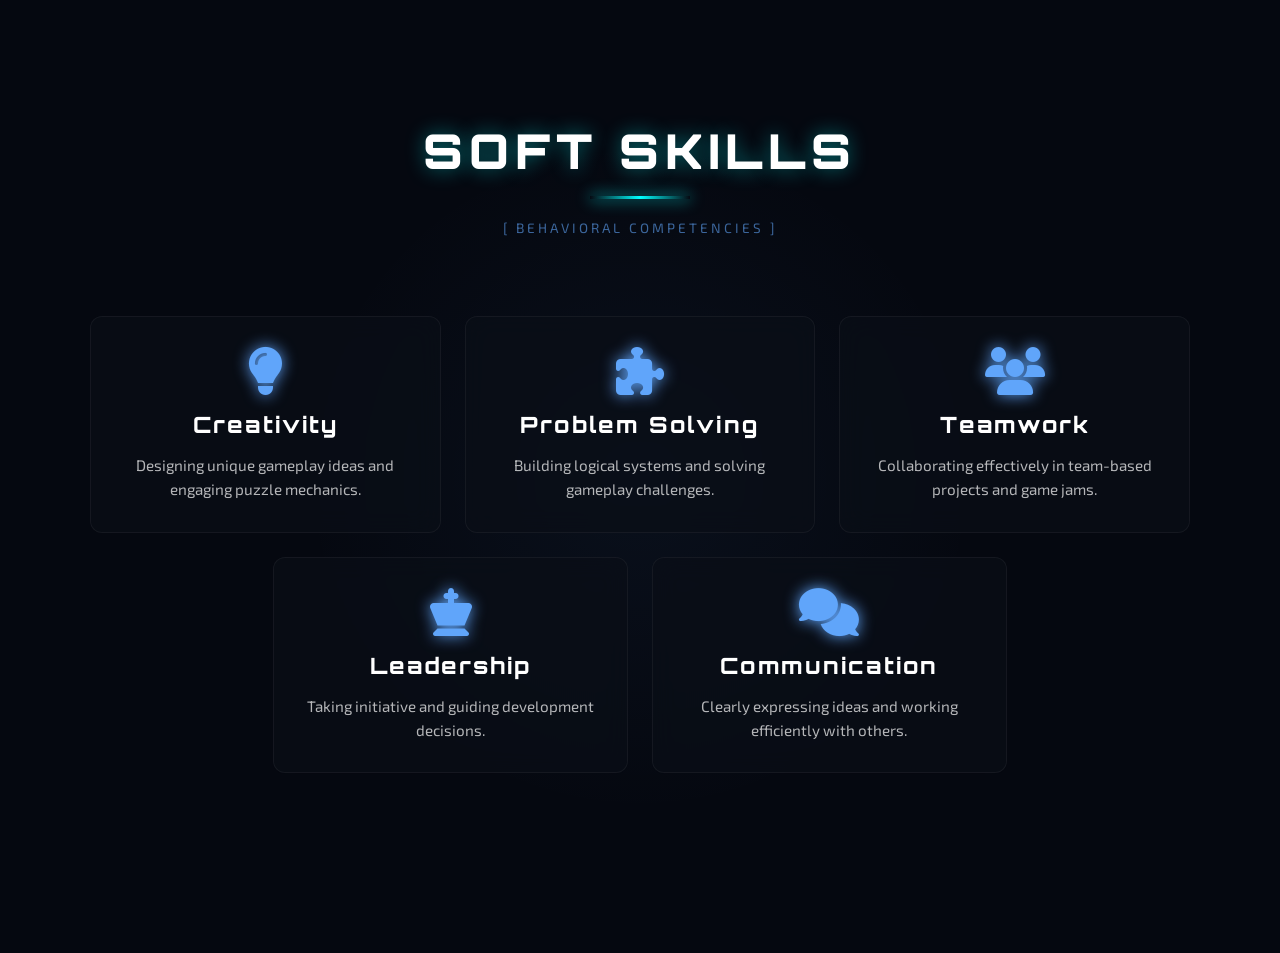
<file: Soft.html>
<!DOCTYPE html>
<html lang="en">
<head>
  <meta charset="UTF-8">
  <title>Soft Skills - Ultra Max</title>
  <link rel="stylesheet" href="https://cdnjs.cloudflare.com/ajax/libs/font-awesome/6.4.0/css/all.min.css">
  <link href="https://fonts.googleapis.com/css2?family=Exo+2:wght@400;700;900&family=Orbitron:wght@400;700;900&display=swap" rel="stylesheet">
  <style>
    /* Base Resets */
    * { box-sizing: border-box; margin: 0; padding: 0; }
    body {
      background: #050810;
      color: #fff;
      font-family: 'Exo 2', sans-serif;
      overflow-x: hidden;
    }

    #soft-skills {
      position: relative;
      width: 100%;
      min-height: 100vh;
      padding: 120px 20px 180px;
      display: flex;
      flex-direction: column;
      align-items: center;
    }

    .soft-bg-glow {
      position: absolute;
      top: 50%; left: 50%;
      transform: translate(-50%, -50%);
      width: 800px; height: 800px;
      background: radial-gradient(circle, rgba(96,165,250,0.05) 0%, transparent 60%);
      pointer-events: none;
      z-index: 0;
    }

    .section-title {
      font-family: 'Orbitron', monospace;
      font-size: 3rem;
      font-weight: 900;
      text-transform: uppercase;
      letter-spacing: 6px;
      text-align: center;
      margin-bottom: 20px;
      position: relative;
      color: #fff;
      text-shadow: 0 0 20px rgba(0, 255, 255, 0.4);
      z-index: 1;
    }
    .section-title::after {
      content: '';
      display: block;
      width: 100px;
      height: 3px;
      background: linear-gradient(90deg, transparent, #00ffff, transparent);
      margin: 15px auto 0;
      box-shadow: 0 0 15px #00ffff;
    }

    .section-subtitle {
      font-family: 'Exo 2', sans-serif;
      font-size: 0.85rem;
      color: rgba(96,165,250,0.6);
      letter-spacing: 3px;
      text-transform: uppercase;
      margin-bottom: 5rem;
      z-index: 1;
    }

    .soft-grid {
      display: grid;
      grid-template-columns: repeat(3, 1fr);
      gap: 1.5rem;
      width: 100%;
      max-width: 1100px;
      position: relative;
      z-index: 1;
    }

    /* Row 2: center the 2 cards */
    .soft-grid .soft-card:nth-child(4),
    .soft-grid .soft-card:nth-child(5) {
      grid-row: 2;
    }
    .soft-grid .soft-card:nth-child(4) { grid-column: 1 / 2; }
    .soft-grid .soft-card:nth-child(5) { grid-column: 2 / 3; }

    /* Override to center the 2-card row */
    .soft-row-2 {
      display: flex;
      justify-content: center;
      gap: 1.5rem;
      width: 100%;
      max-width: 1100px;
      position: relative;
      z-index: 1;
    }
    .soft-row-2 .soft-card {
      width: calc(33.333% - 0.75rem);
    }

    .soft-card {
      position: relative;
      width: 100%;
      background: rgba(10, 15, 24, 0.7);
      border: 1px solid rgba(255,255,255,0.05);
      border-radius: 12px;
      padding: 30px 15px;
      display: flex;
      flex-direction: column;
      align-items: center;
      text-align: center;
      gap: 15px;
      backdrop-filter: blur(12px);
      opacity: 1;
      transition: transform 0.4s cubic-bezier(0.175, 0.885, 0.32, 1.275), box-shadow 0.4s ease, border-color 0.4s ease;
    }

    .card-border {
      position: absolute;
      inset: 0;
      border-radius: 12px;
      border: 2px solid transparent;
      background: linear-gradient(135deg, #60a5fa, #d946ef) border-box;
      -webkit-mask: linear-gradient(#fff 0 0) padding-box, linear-gradient(#fff 0 0);
      -webkit-mask-composite: xor;
      mask-composite: exclude;
      opacity: 0;
      transition: opacity 0.4s ease;
      pointer-events: none;
    }

    .soft-card:hover {
      transform: translateY(-15px) scale(1.05);
      box-shadow: 0 25px 50px rgba(0,0,0,0.6), 0 0 40px rgba(96,165,250,0.4);
      border-color: transparent;
      z-index: 5;
    }
    .soft-card:hover .card-border {
      opacity: 1;
    }

    .soft-icon {
      font-size: 3rem;
      color: #60a5fa;
      text-shadow: 0 0 15px #60a5fa;
      transition: transform 0.4s ease, color 0.4s ease, text-shadow 0.4s ease;
    }

    .soft-card:hover .soft-icon {
      transform: scale(1.1) translateY(-5px);
      color: #d946ef;
      text-shadow: 0 0 25px #d946ef;
    }

    .soft-title {
      font-family: 'Orbitron', monospace;
      font-size: 1.4rem;
      font-weight: 800;
      color: #fff;
      letter-spacing: 2px;
    }

    .soft-desc {
      font-family: 'Exo 2', sans-serif;
      font-size: 0.95rem;
      color: rgba(255,255,255,0.7);
      line-height: 1.6;
    }
    
    @media(max-width: 992px) {
      .soft-grid { grid-template-columns: repeat(2, 1fr); }
      .soft-row-2 .soft-card { width: calc(50% - 0.75rem); }
    }
    @media(max-width: 576px) {
      .soft-grid { grid-template-columns: 1fr; }
      .soft-row-2 { flex-direction: column; }
      .soft-row-2 .soft-card { width: 100%; }
    }
  </style>
</head>
<body>

  <section id="soft-skills">
    <div class="soft-bg-glow"></div>
    <h2 class="section-title reveal-elem title-rev">Soft Skills</h2>
    <p class="section-subtitle reveal-elem sub-rev">[ Behavioral Competencies ]</p>
    
    <!-- Row 1: 3 cards — slide left → right -->
    <div class="soft-grid" id="soft-row1">
      
      <div class="soft-card row1-card">
        <div class="card-border"></div>
        <i class="fa-solid fa-lightbulb soft-icon"></i>
        <h3 class="soft-title">Creativity</h3>
        <p class="soft-desc">Designing unique gameplay ideas and engaging puzzle mechanics.</p>
      </div>

      <div class="soft-card row1-card">
        <div class="card-border"></div>
        <i class="fa-solid fa-puzzle-piece soft-icon"></i>
        <h3 class="soft-title">Problem Solving</h3>
        <p class="soft-desc">Building logical systems and solving gameplay challenges.</p>
      </div>

      <div class="soft-card row1-card">
        <div class="card-border"></div>
        <i class="fa-solid fa-users soft-icon"></i>
        <h3 class="soft-title">Teamwork</h3>
        <p class="soft-desc">Collaborating effectively in team-based projects and game jams.</p>
      </div>

    </div>

    <!-- Row 2: 2 cards — slide right → left -->
    <div class="soft-row-2" id="soft-row2" style="margin-top:1.5rem;">

      <div class="soft-card row2-card">
        <div class="card-border"></div>
        <i class="fa-solid fa-chess-king soft-icon"></i>
        <h3 class="soft-title">Leadership</h3>
        <p class="soft-desc">Taking initiative and guiding development decisions.</p>
      </div>

      <div class="soft-card row2-card">
        <div class="card-border"></div>
        <i class="fa-solid fa-comments soft-icon"></i>
        <h3 class="soft-title">Communication</h3>
        <p class="soft-desc">Clearly expressing ideas and working efficiently with others.</p>
      </div>

    </div>
  </section>


</body>
</html>
</file>
